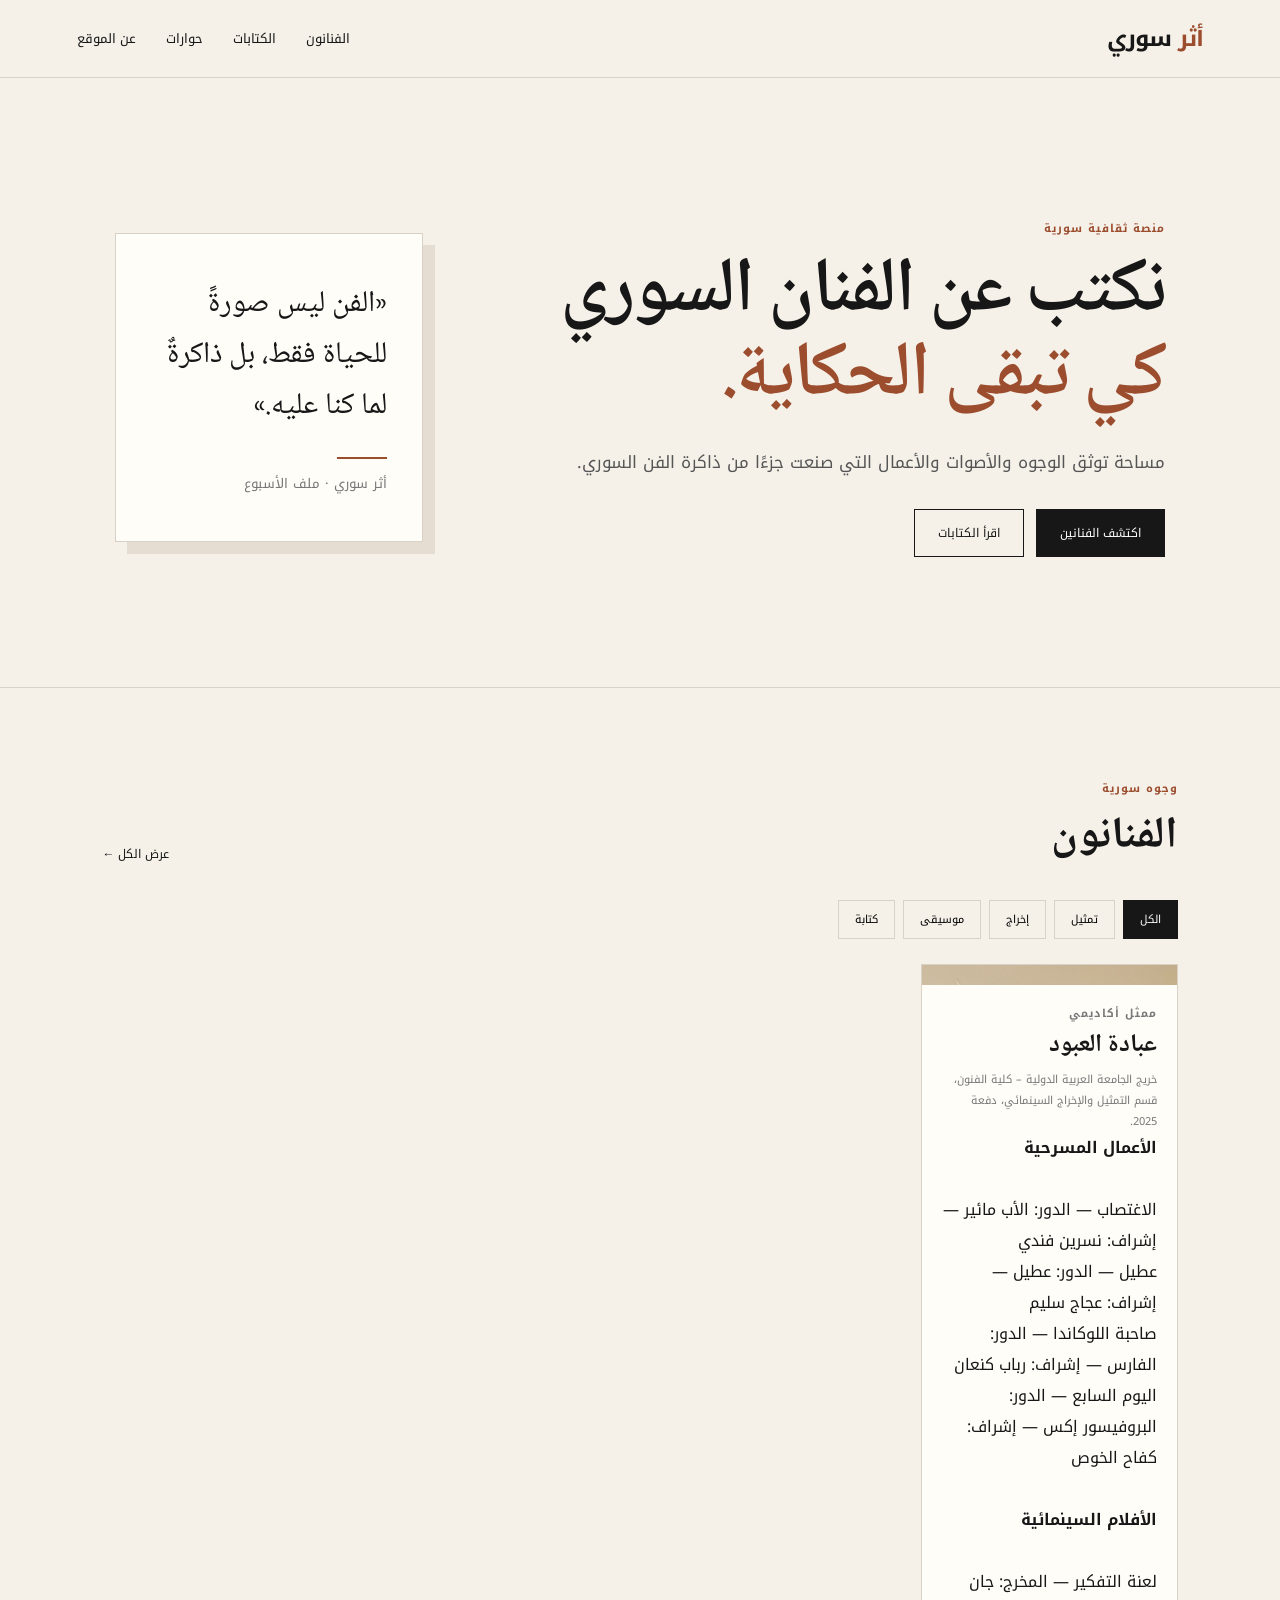
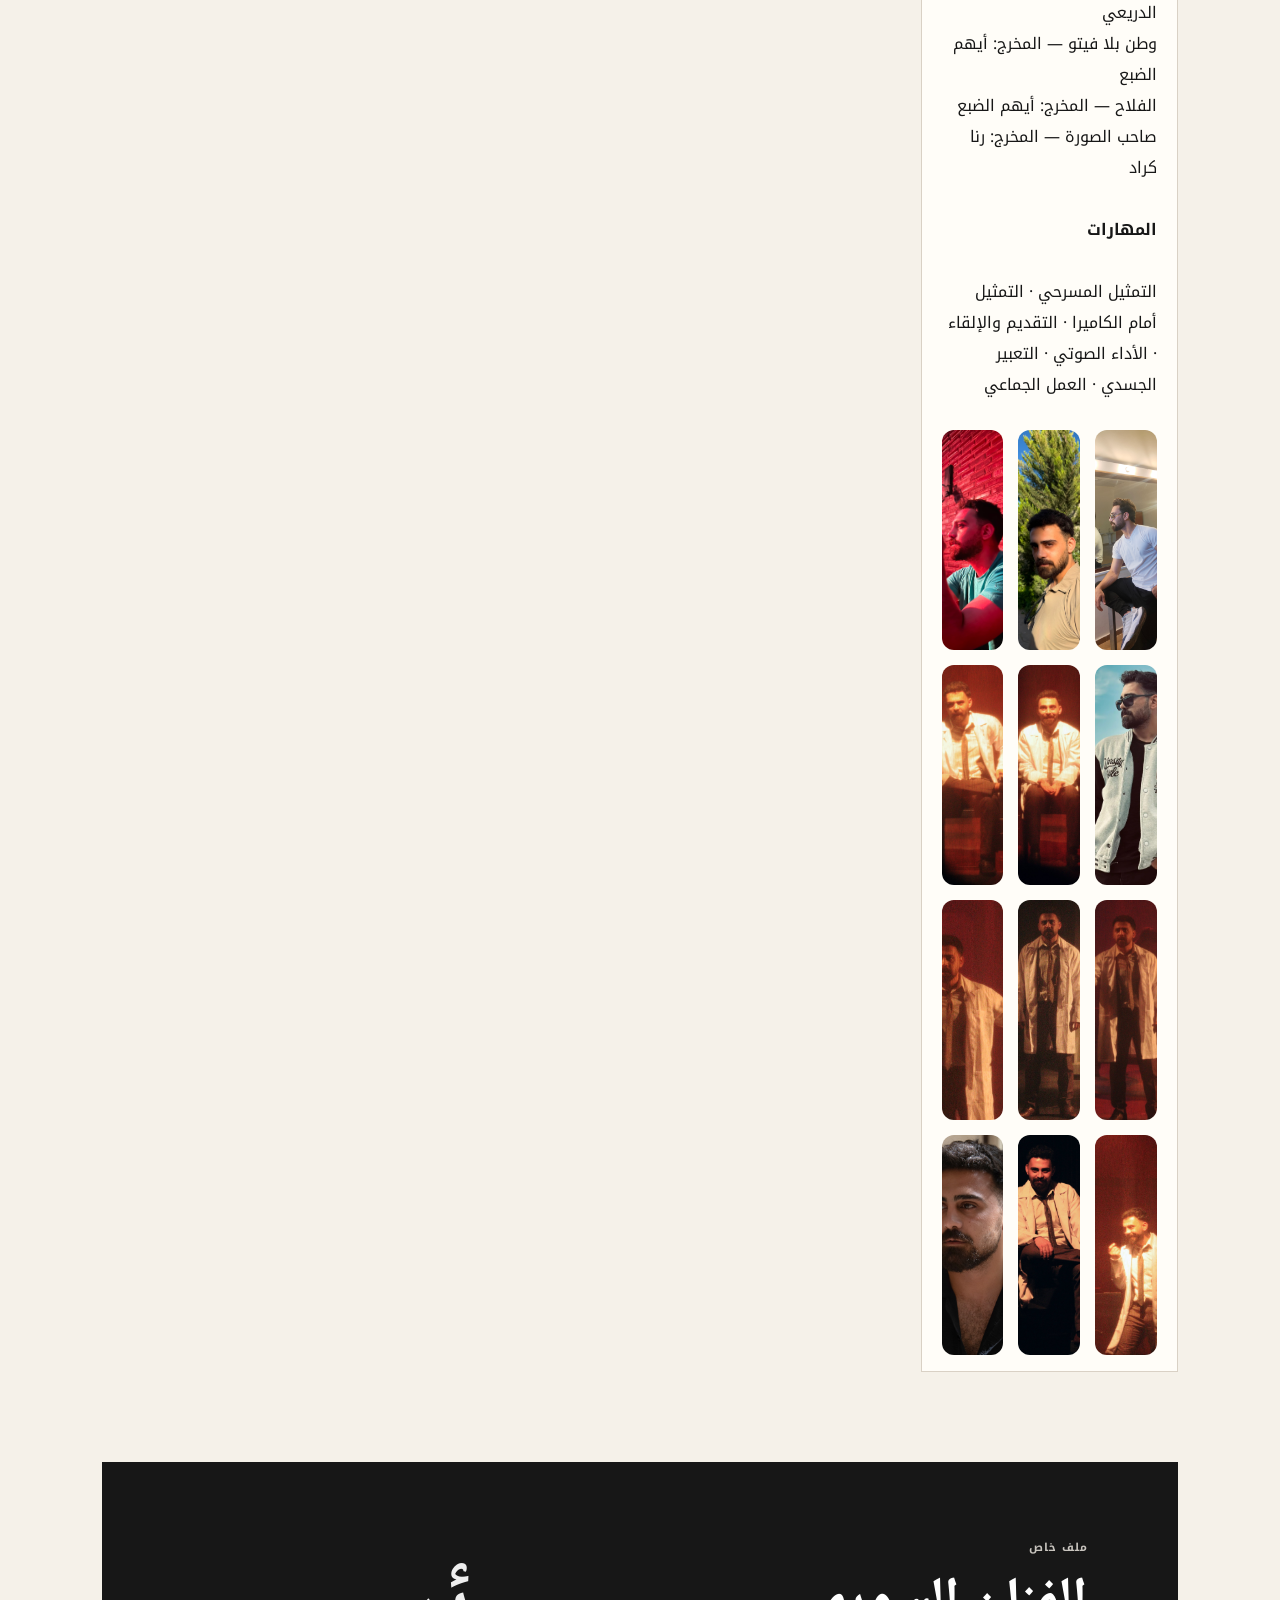
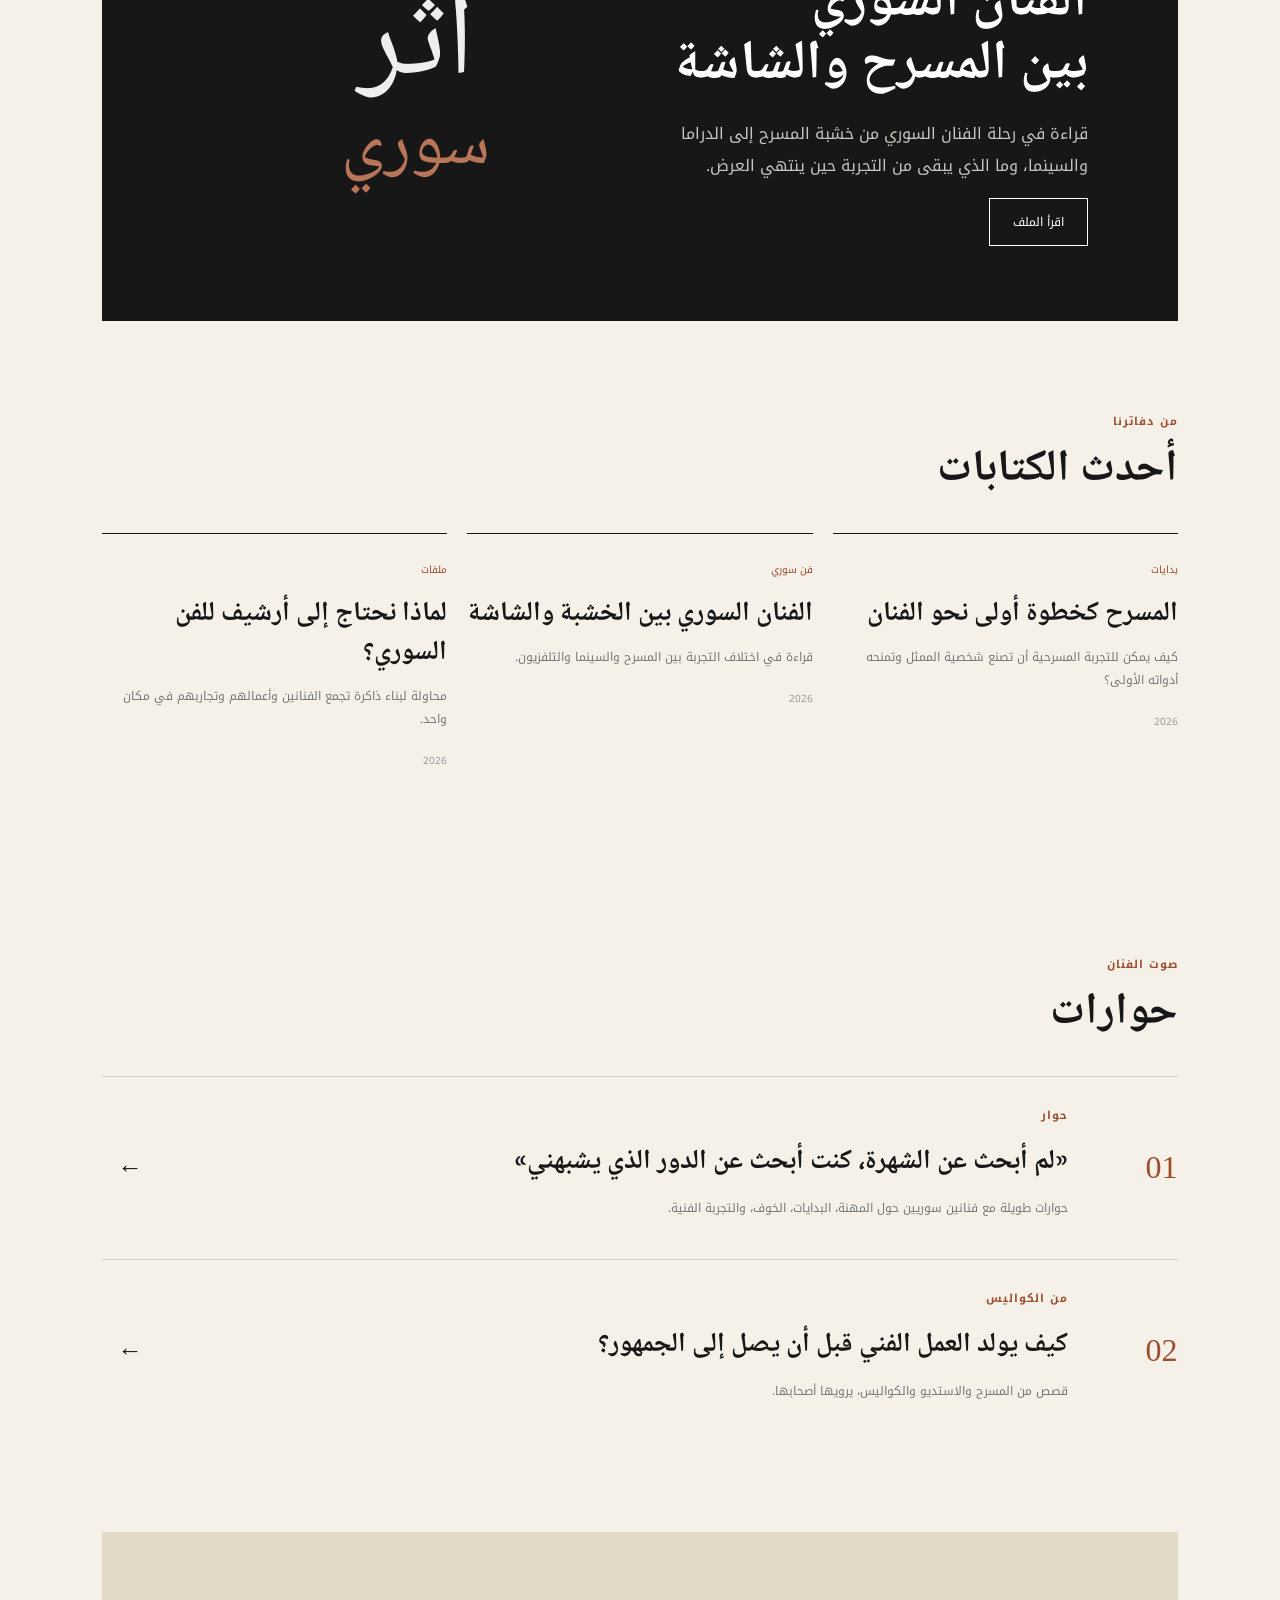
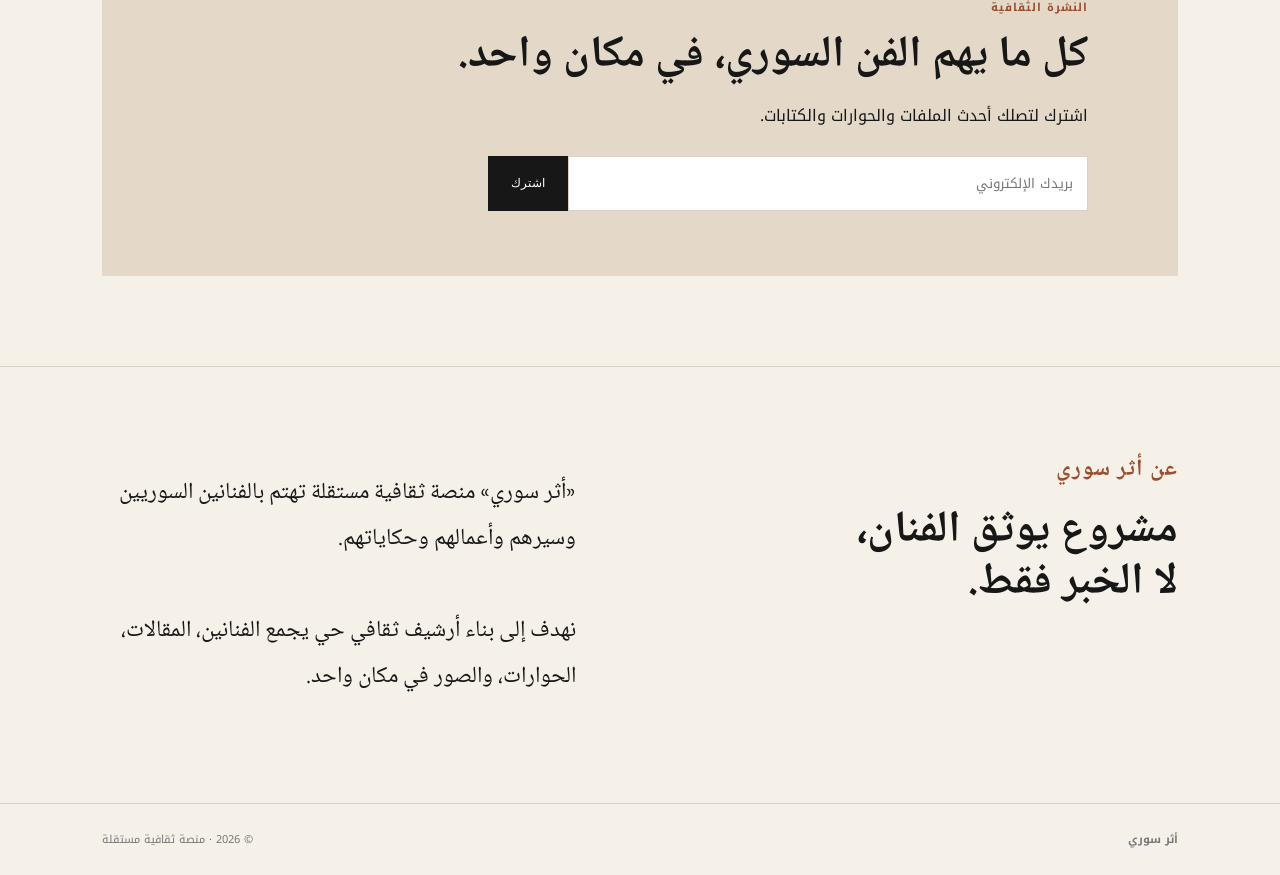
<file: index.html>
<!doctype html>
<html lang="ar" dir="rtl">
<head>

<meta name="author" content="عبادة العبود">
<meta name="keywords" content="عبادة العبود, ممثل أكاديمي, ممثل سوري, أثر سوري, المسرح السوري">

<script type="application/ld+json">
{
  "@context": "https://schema.org",
  "@type": "ProfilePage",
  "name": "عبادة العبود",
  "url": "https://atharsyria.github.io/",
  "mainEntity": {
    "@type": "Person",
    "name": "عبادة العبود",
    "jobTitle": "ممثل أكاديمي",
    "url": "https://atharsyria.github.io/"
  }
}
</script>

<meta charset="utf-8">
<meta name="viewport" content="width=device-width,initial-scale=1">

<title>أثر سوري — ذاكرة الفن السوري</title>

<meta name="description" content="أثر سوري — منصة ثقافية توثق الفنانين السوريين وأعمالهم وحواراتهم وكتاباتهم.">

<link rel="stylesheet" href="style.css">
</head>

<body>

<header class="topbar">

  <a class="brand" href="#">
    <span>أثر</span> سوري
  </a>

  <button class="menu" aria-label="القائمة">☰</button>

  <nav>
    <a href="#artists">الفنانون</a>
    <a href="#articles">الكتابات</a>
    <a href="#interviews">حوارات</a>
    <a href="#about">عن الموقع</a>
  </nav>

</header>


<main>

<!-- الواجهة الرئيسية -->

<section class="hero">

  <div class="hero-copy">

    <p class="eyebrow">منصة ثقافية سورية</p>

    <h1>
      نكتب عن الفنان السوري
      <br>
      <em>كي تبقى الحكاية.</em>
    </h1>

    <p class="lead">
      مساحة توثق الوجوه والأصوات والأعمال التي صنعت جزءًا من ذاكرة الفن السوري.
    </p>

    <div class="hero-actions">

      <a class="btn primary" href="#artists">
        اكتشف الفنانين
      </a>

      <a class="btn ghost" href="#articles">
        اقرأ الكتابات
      </a>

    </div>

  </div>


  <div class="hero-card">

    <div class="quote">
      «الفن ليس صورةً للحياة فقط، بل ذاكرةٌ لما كنا عليه.»
    </div>

    <div class="line"></div>

    <small>
      أثر سوري · ملف الأسبوع
    </small>

  </div>

</section>



<!-- الفنانون -->

<section class="section" id="artists">

  <div class="section-head">

    <div>
      <p class="eyebrow">وجوه سورية</p>
      <h2>الفنانون</h2>
    </div>

    <a href="#artists" class="more">
      عرض الكل ←
    </a>

  </div>


  <div class="filters">

    <button class="filter active" data-filter="all">
      الكل
    </button>

    <button class="filter" data-filter="تمثيل">
      تمثيل
    </button>

    <button class="filter" data-filter="إخراج">
      إخراج
    </button>

    <button class="filter" data-filter="موسيقى">
      موسيقى
    </button>

    <button class="filter" data-filter="كتابة">
      كتابة
    </button>

  </div>


  <div class="artist-grid" id="artistGrid">

    <!-- سيتم إضافة الفنانين بواسطة script.js -->

  </div>

</section>



<!-- الملف الخاص -->

<section class="feature">

  <div class="feature-text">

    <p class="eyebrow">
      ملف خاص
    </p>

    <h2>
      الفنان السوري
      <br>
      بين المسرح والشاشة
    </h2>

    <p>
      قراءة في رحلة الفنان السوري من خشبة المسرح إلى الدراما والسينما،
      وما الذي يبقى من التجربة حين ينتهي العرض.
    </p>

    <a class="btn primary" href="#articles">
      اقرأ الملف
    </a>

  </div>


  <div class="feature-mark">
    أثر
    <br>
    <span>سوري</span>
  </div>

</section>



<!-- المقالات -->

<section class="section" id="articles">

  <div class="section-head">

    <div>
      <p class="eyebrow">
        من دفاترنا
      </p>

      <h2>
        أحدث الكتابات
      </h2>
    </div>

  </div>


  <div class="article-grid" id="articleGrid">

    <!-- سيتم إضافة المقالات بواسطة script.js -->

  </div>

</section>



<!-- الحوارات -->

<section class="section interviews" id="interviews">

  <div class="section-head">

    <div>

      <p class="eyebrow">
        صوت الفنان
      </p>

      <h2>
        حوارات
      </h2>

    </div>

  </div>


  <div class="interview">

    <div class="interview-number">
      01
    </div>

    <div>

      <p class="eyebrow">
        حوار
      </p>

      <h3>
        «لم أبحث عن الشهرة، كنت أبحث عن الدور الذي يشبهني»
      </h3>

      <p>
        حوارات طويلة مع فنانين سوريين حول المهنة،
        البدايات، الخوف، والتجربة الفنية.
      </p>

    </div>

    <span class="arrow">
      ←
    </span>

  </div>



  <div class="interview">

    <div class="interview-number">
      02
    </div>

    <div>

      <p class="eyebrow">
        من الكواليس
      </p>

      <h3>
        كيف يولد العمل الفني قبل أن يصل إلى الجمهور؟
      </h3>

      <p>
        قصص من المسرح والاستديو والكواليس،
        يرويها أصحابها.
      </p>

    </div>

    <span class="arrow">
      ←
    </span>

  </div>

</section>



<!-- النشرة -->

<section class="newsletter">

  <p class="eyebrow">
    النشرة الثقافية
  </p>

  <h2>
    كل ما يهم الفن السوري، في مكان واحد.
  </h2>

  <p>
    اشترك لتصلك أحدث الملفات والحوارات والكتابات.
  </p>


  <form onsubmit="event.preventDefault(); alert('تم تسجيل اشتراكك — هذه نسخة تجريبية من الموقع.');">

    <input
      type="email"
      placeholder="بريدك الإلكتروني"
      required
    >

    <button class="btn primary">
      اشترك
    </button>

  </form>

</section>



<!-- عن الموقع -->

<section class="about" id="about">

  <div>

    <p class="eyebrow">
      عن أثر سوري
    </p>

    <h2>
      مشروع يوثق الفنان،
      <br>
      لا الخبر فقط.
    </h2>

  </div>


  <p>

    «أثر سوري» منصة ثقافية مستقلة تهتم بالفنانين السوريين
    وسيرهم وأعمالهم وحكاياتهم.

    <br><br>

    نهدف إلى بناء أرشيف ثقافي حي يجمع الفنانين،
    المقالات، الحوارات، والصور في مكان واحد.

  </p>

</section>

</main>



<footer>

  <strong>
    أثر سوري
  </strong>

  <span>
    © 2026 · منصة ثقافية مستقلة
  </span>

</footer>


<script src="script.js"></script>

</body>
</html>
</file>
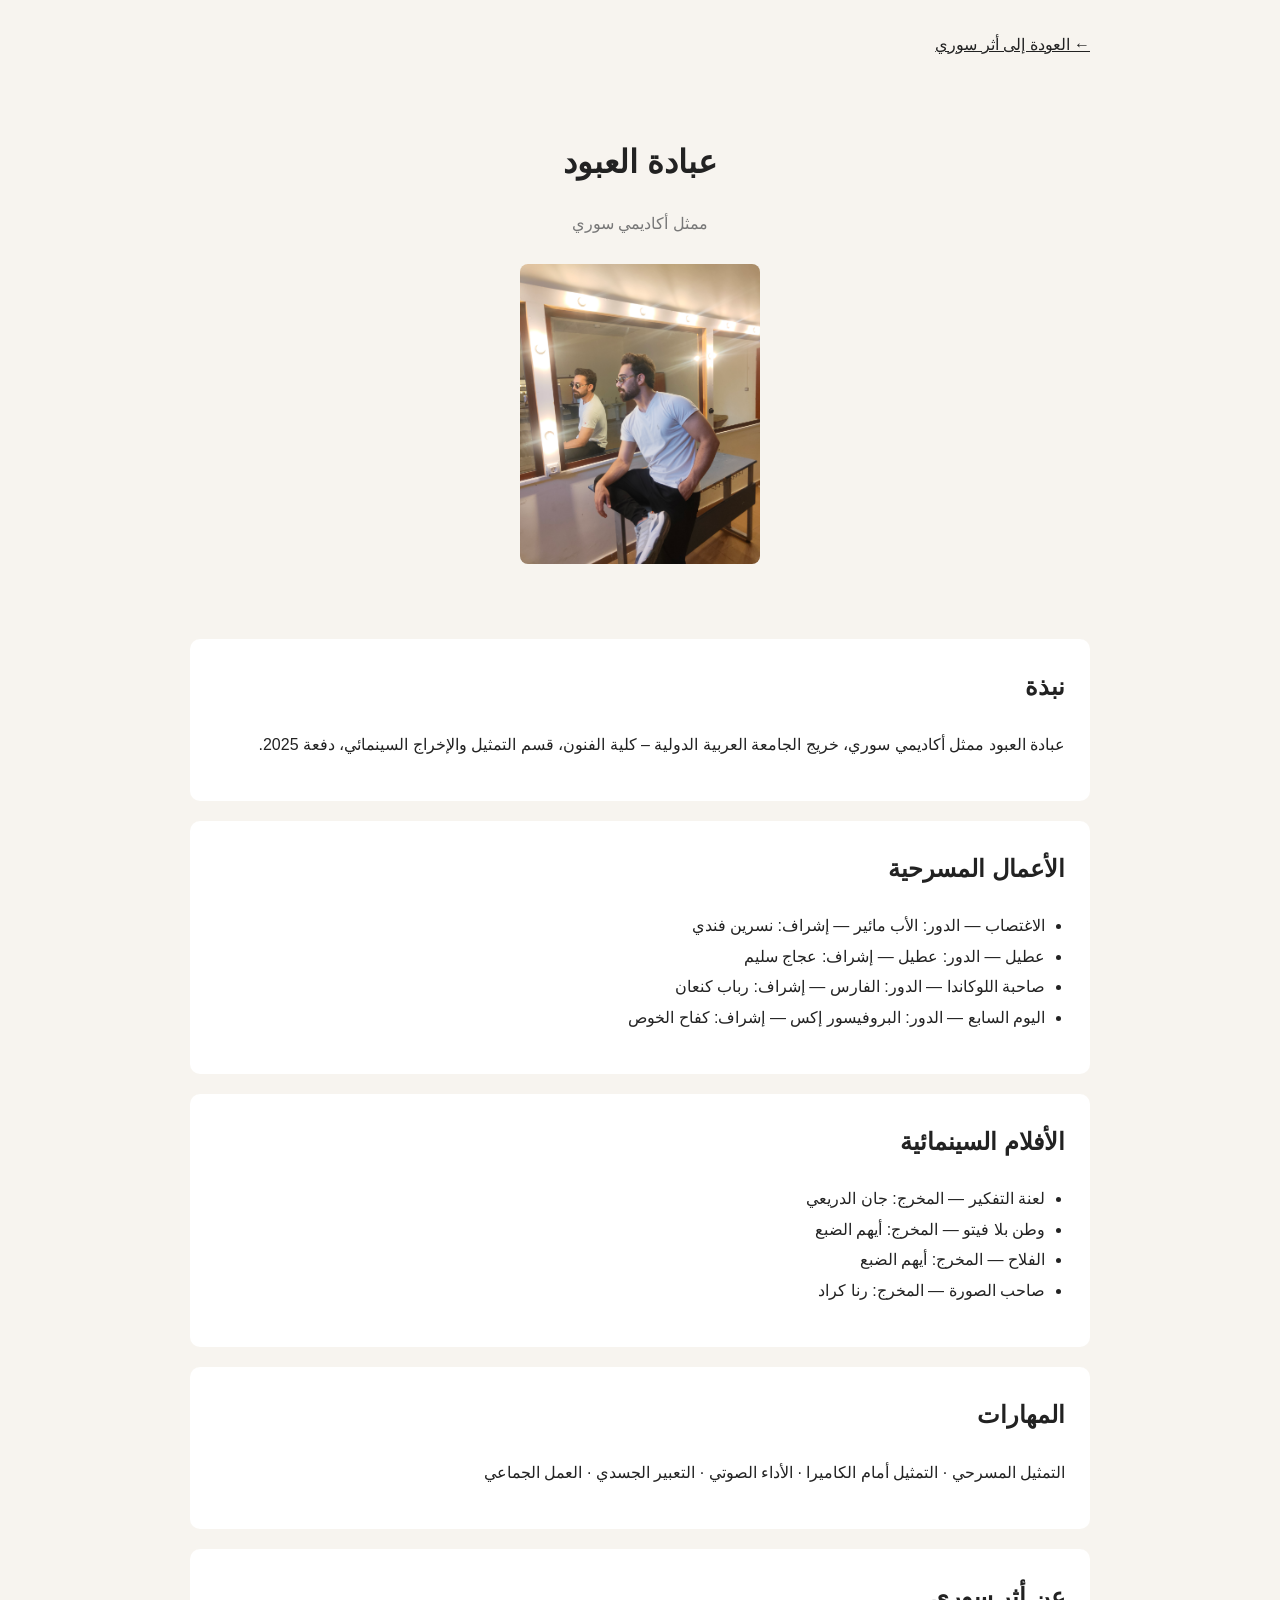
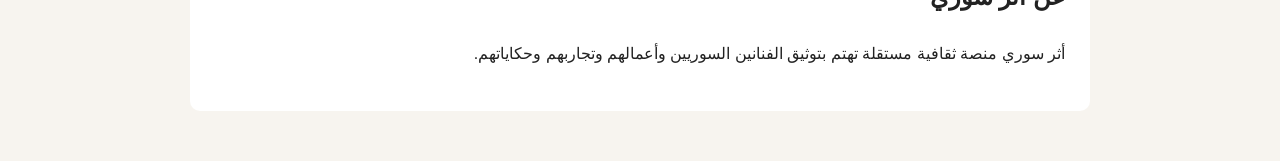
<file: obada-alabboud.html>
<!doctype html>
<html lang="ar" dir="rtl">
<head>

<meta charset="utf-8">
<meta name="viewport" content="width=device-width,initial-scale=1">

<title>عبادة العبود — ممثل أكاديمي سوري | أثر سوري</title>

<meta name="description" content="عبادة العبود، ممثل أكاديمي سوري خريج الجامعة العربية الدولية، قسم التمثيل والإخراج السينمائي، دفعة 2025.">

<script type="application/ld+json">
{
  "@context": "https://schema.org",
  "@type": "ProfilePage",
  "name": "عبادة العبود — ممثل أكاديمي سوري",
  "url": "https://atharsyria.github.io/obada-alabboud.html",
  "mainEntity": {
    "@type": "Person",
    "name": "عبادة العبود",
    "jobTitle": "ممثل أكاديمي",
    "url": "https://atharsyria.github.io/obada-alabboud.html"
  }
}
</script>

<style>
body {
  margin: 0;
  font-family: Arial, sans-serif;
  background: #f7f4ef;
  color: #222;
  line-height: 1.9;
}

.container {
  max-width: 900px;
  margin: auto;
  padding: 30px 20px;
}

header {
  text-align: center;
  padding: 30px 0;
}

h1 {
  margin-bottom: 5px;
}

.subtitle {
  color: #777;
}

.profile-image {
  display: block;
  width: 240px;
  height: 300px;
  object-fit: cover;
  margin: 25px auto;
  border-radius: 8px;
}

section {
  background: white;
  padding: 25px;
  margin: 20px 0;
  border-radius: 10px;
}

h2 {
  margin-top: 0;
}

ul {
  padding-right: 20px;
}

a {
  color: inherit;
}

.back {
  display: inline-block;
  margin-bottom: 20px;
}
</style>

</head>

<body>

<div class="container">

  <a class="back" href="index.html">
    ← العودة إلى أثر سوري
  </a>

  <header>

    <h1>عبادة العبود</h1>

    <p class="subtitle">
      ممثل أكاديمي سوري
    </p>

    <img
      class="profile-image"
      src="IMG20240626114749.jpg"
      alt="عبادة العبود — ممثل أكاديمي سوري"
    >

  </header>


  <section>

    <h2>نبذة</h2>

    <p>
      عبادة العبود ممثل أكاديمي سوري،
      خريج الجامعة العربية الدولية – كلية الفنون،
      قسم التمثيل والإخراج السينمائي،
      دفعة 2025.
    </p>

  </section>


  <section>

    <h2>الأعمال المسرحية</h2>

    <ul>

      <li>
        الاغتصاب — الدور: الأب مائير — إشراف: نسرين فندي
      </li>

      <li>
        عطيل — الدور: عطيل — إشراف: عجاج سليم
      </li>

      <li>
        صاحبة اللوكاندا — الدور: الفارس — إشراف: رباب كنعان
      </li>

      <li>
        اليوم السابع — الدور: البروفيسور إكس — إشراف: كفاح الخوص
      </li>

    </ul>

  </section>


  <section>

    <h2>الأفلام السينمائية</h2>

    <ul>

      <li>
        لعنة التفكير — المخرج: جان الدريعي
      </li>

      <li>
        وطن بلا فيتو — المخرج: أيهم الضبع
      </li>

      <li>
        الفلاح — المخرج: أيهم الضبع
      </li>

      <li>
        صاحب الصورة — المخرج: رنا كراد
      </li>

    </ul>

  </section>


  <section>

    <h2>المهارات</h2>

    <p>
      التمثيل المسرحي · التمثيل أمام الكاميرا ·
      الأداء الصوتي · التعبير الجسدي · العمل الجماعي
    </p>

  </section>


  <section>

    <h2>عن أثر سوري</h2>

    <p>
      أثر سوري منصة ثقافية مستقلة تهتم بتوثيق الفنانين السوريين
      وأعمالهم وتجاربهم وحكاياتهم.
    </p>

  </section>

</div>

</body>
</html>
</file>
<file: style.css>
@import url('https://fonts.googleapis.com/css2?family=Noto+Kufi+Arabic:wght@400;600;700&family=Noto+Naskh+Arabic:wght@400;600&display=swap');
:root{--ink:#171717;--muted:#777;--paper:#f5f1e9;--card:#fffdf8;--accent:#9b4d2e;--line:#d9d1c5}
*{box-sizing:border-box}html{scroll-behavior:smooth}body{margin:0;background:var(--paper);color:var(--ink);font-family:'Noto Kufi Arabic',sans-serif}a{text-decoration:none;color:inherit}.topbar{height:78px;border-bottom:1px solid var(--line);display:flex;align-items:center;justify-content:space-between;padding:0 6vw;background:rgba(245,241,233,.94);position:sticky;top:0;z-index:10;backdrop-filter:blur(10px)}.brand{font-size:23px;font-weight:700;letter-spacing:-1px}.brand span{color:var(--accent)}nav{display:flex;gap:30px;font-size:13px}nav a:hover,.more:hover{color:var(--accent)}.menu{display:none;background:none;border:0;font-size:25px}
.hero{min-height:610px;padding:90px 9vw 80px;display:grid;grid-template-columns:1.35fr .65fr;gap:8vw;align-items:center;border-bottom:1px solid var(--line)}.eyebrow{font-size:11px;color:var(--accent);font-weight:700;letter-spacing:1px;margin:0 0 13px}.hero h1{font-family:'Noto Naskh Arabic',serif;font-size:clamp(48px,6vw,82px);line-height:1.1;font-weight:600;margin:0 0 25px;letter-spacing:-2px}.hero h1 em{font-style:normal;color:var(--accent)}.lead{font-size:17px;color:#555;max-width:600px;line-height:2}.hero-actions{display:flex;gap:12px;margin-top:30px}.btn{display:inline-block;border:1px solid var(--ink);padding:12px 23px;font-size:12px;cursor:pointer}.btn.primary{background:var(--ink);color:white}.btn.ghost{background:transparent}.hero-card{border:1px solid var(--line);padding:45px 35px;min-height:250px;display:flex;flex-direction:column;justify-content:center;background:var(--card);box-shadow:12px 12px 0 #e5ddd1}.quote{font-family:'Noto Naskh Arabic',serif;font-size:30px;line-height:1.7}.line{width:50px;border-top:2px solid var(--accent);margin:25px 0 12px}.hero-card small{color:var(--muted)}
.section{padding:90px 8vw}.section-head{display:flex;align-items:end;justify-content:space-between;margin-bottom:35px}.section h2,.about h2,.newsletter h2{font-family:'Noto Naskh Arabic',serif;font-size:44px;margin:0;line-height:1.2}.more{font-size:12px}.filters{display:flex;gap:8px;margin-bottom:25px;flex-wrap:wrap}.filter{border:1px solid var(--line);background:transparent;padding:8px 16px;font-family:inherit;font-size:11px;cursor:pointer}.filter.active{background:var(--ink);color:white;border-color:var(--ink)}.artist-grid{display:grid;grid-template-columns:repeat(4,1fr);gap:16px}.artist{background:var(--card);border:1px solid var(--line);min-height:330px;padding:20px;display:flex;flex-direction:column;justify-content:end;position:relative;overflow:hidden}.artist .portrait{position:absolute;inset:0 0 90px;background:linear-gradient(135deg,#c9b9a4,#756b62);opacity:.8}.artist .portrait:after{content:'فنان سوري';position:absolute;top:20px;right:20px;font-size:10px;color:#fff;border:1px solid rgba(255,255,255,.5);padding:5px}.artist-info{position:relative;background:var(--card);margin:0 -20px -20px;padding:16px 20px}.artist h3{margin:0;font-family:'Noto Naskh Arabic',serif;font-size:25px}.artist p{margin:2px 0 0;color:var(--muted);font-size:11px}.feature{margin:0 8vw;background:var(--ink);color:#fff;display:grid;grid-template-columns:1fr 1fr;padding:75px 7vw;min-height:420px;align-items:center}.feature h2{font-family:'Noto Naskh Arabic',serif;font-size:55px;line-height:1.15;margin:0 0 20px}.feature p{color:#c9c5bf;line-height:2;max-width:520px}.feature .btn{border-color:#fff}.feature-mark{font-family:'Noto Naskh Arabic',serif;font-size:120px;line-height:.75;text-align:center;color:#eee}.feature-mark span{color:#b87558;font-size:70px}
.article-grid{display:grid;grid-template-columns:repeat(3,1fr);gap:20px}.article{border-top:1px solid var(--ink);padding-top:18px}.article .tag{font-size:10px;color:var(--accent)}.article h3{font-family:'Noto Naskh Arabic',serif;font-size:27px;line-height:1.45;margin:12px 0}.article p{font-size:12px;line-height:1.9;color:var(--muted)}.article .date{font-size:10px;color:#999}.interview{display:grid;grid-template-columns:80px 1fr 40px;gap:30px;border-top:1px solid var(--line);padding:28px 0;align-items:center}.interview-number{font-family:serif;font-size:32px;color:var(--accent)}.interview h3{font-family:'Noto Naskh Arabic',serif;font-size:27px;margin:0 0 5px}.interview p:not(.eyebrow){font-size:12px;color:var(--muted)}.arrow{font-size:25px}.newsletter{margin:0 8vw 90px;padding:65px 7vw;background:#e4d9c9}.newsletter h2{max-width:700px}.newsletter form{display:flex;max-width:600px;margin-top:25px}.newsletter input{flex:1;border:1px solid var(--line);padding:14px;background:#fff;font-family:inherit}.newsletter .btn{border:none}.about{padding:80px 8vw;border-top:1px solid var(--line);display:grid;grid-template-columns:1fr 1fr;gap:10vw}.about p{font-family:'Noto Naskh Arabic',serif;font-size:23px;line-height:2}footer{border-top:1px solid var(--line);padding:25px 8vw;display:flex;justify-content:space-between;font-size:11px;color:var(--muted)}
@media(max-width:800px){.topbar{padding:0 5vw}.menu{display:block}nav{display:none}.hero{grid-template-columns:1fr;padding:65px 7vw}.hero-card{display:none}.hero h1{font-size:52px}.section{padding:65px 6vw}.artist-grid{grid-template-columns:repeat(2,1fr)}.feature{margin:0 5vw;grid-template-columns:1fr;padding:55px 7vw}.feature-mark{display:none}.feature h2{font-size:43px}.article-grid{grid-template-columns:1fr}.about{grid-template-columns:1fr;gap:20px}.newsletter{margin:0 5vw 65px}.interview{grid-template-columns:45px 1fr 20px}.interview h3{font-size:21px}footer{padding:25px 6vw}}
@media(max-width:450px){.artist-grid{grid-template-columns:1fr}.hero h1{font-size:44px}.section h2{font-size:38px}.newsletter form{display:block}.newsletter input,.newsletter .btn{width:100%;margin-bottom:8px}}
/* معرض صور الفنان */

.gallery {
  display: grid;
  grid-template-columns: repeat(3, 1fr);
  gap: 15px;
  margin-top: 30px;
}

.gallery img {
  width: 100%;
  height: 220px;
  object-fit: cover;
  border-radius: 12px;
  display: block;
  transition: transform 0.3s ease;
}

.gallery img:hover {
  transform: scale(1.03);
}

/* الصورة الشخصية */

.portrait img {
  width: 100%;
  height: 100%;
  object-fit: cover;
  border-radius: inherit;
  display: block;
}

/* مناسب لشاشة الهاتف */

@media (max-width: 700px) {
  .gallery {
    grid-template-columns: 1fr;
  }

  .gallery img {
    height: 280px;
  }
}
</file>
